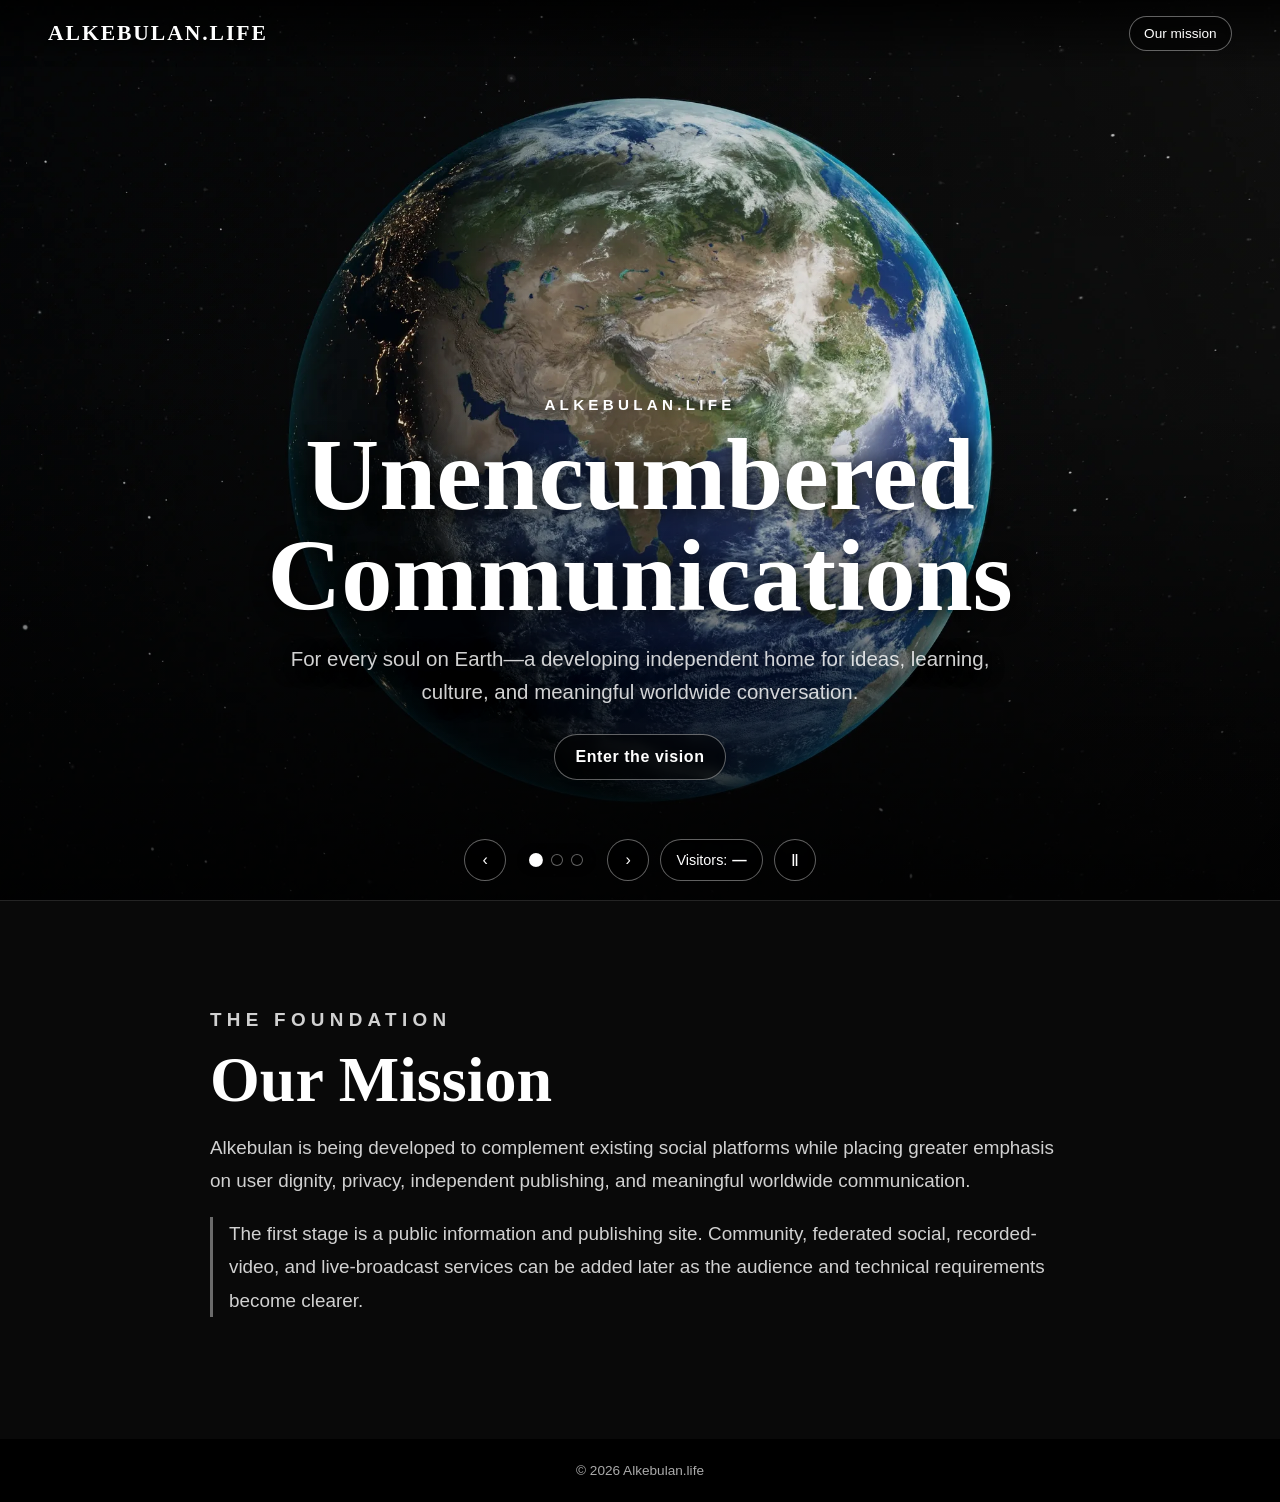
<file: index.html>
<!doctype html>
<html lang="en">
<head>
  <meta charset="utf-8">
  <meta name="viewport" content="width=device-width, initial-scale=1">
  <meta name="description" content="Alkebulan — Unencumbered Communications for Every Soul on Earth.">
  <title>Alkebulan</title>
  <link rel="canonical" href="https://alkebulan.life/">
  
  <style>
    :root {
      color-scheme: dark;
      --panel: rgba(0, 0, 0, 0.58);
      --panel-strong: rgba(0, 0, 0, 0.78);
      --text-soft: rgba(255, 255, 255, 0.82);
      --border: rgba(255, 255, 255, 0.38);
    }

    * {
      box-sizing: border-box;
    }

    html {
      scroll-behavior: smooth;
    }

    body {
      margin: 0;
      background: #000;
      color: #fff;
      font-family: Arial, Helvetica, sans-serif;
    }

    a {
      color: inherit;
    }

    .site-header {
      position: fixed;
      inset: 0 0 auto 0;
      z-index: 20;
      display: flex;
      align-items: center;
      justify-content: space-between;
      gap: 1rem;
      padding: 1rem clamp(1rem, 4vw, 3rem);
      background: linear-gradient(to bottom, rgba(0, 0, 0, 0.78), transparent);
      pointer-events: none;
    }

    .brand,
    .header-link {
      pointer-events: auto;
    }

    .brand {
      font-family: Georgia, "Times New Roman", serif;
      font-size: clamp(1rem, 2vw, 1.35rem);
      font-weight: 700;
      letter-spacing: 0.09em;
      text-decoration: none;
      text-transform: uppercase;
      text-shadow: 0 2px 12px #000;
    }

    .header-link {
      padding: 0.55rem 0.9rem;
      border: 1px solid var(--border);
      border-radius: 999px;
      background: rgba(0, 0, 0, 0.36);
      font-size: 0.85rem;
      text-decoration: none;
      backdrop-filter: blur(5px);
    }

    .slideshow {
      position: relative;
      min-height: 100svh;
      overflow: hidden;
      isolation: isolate;
      background: #000;
    }

    .slide {
      position: absolute;
      inset: 0;
      z-index: 0;
      display: grid;
      place-items: end center;
      opacity: 0;
      visibility: hidden;
      pointer-events: none;
      isolation: isolate;
      transition: opacity 1s ease, visibility 0s linear 1s;
    }
    
    .slide.is-active {
      z-index: 2;
      opacity: 1;
      visibility: visible;
      pointer-events: auto;
      transition: opacity 1s ease;
    }
    .slide img {
      position: absolute;
      inset: 0;
      z-index: 0;
      width: 100%;
      height: 100%;
      object-fit: cover;
      object-position: center;
      transform: scale(1.01);
    }

    .slide::before {
      content: "";
      position: absolute;
      inset: 0;
      z-index: 1;
      background:
        linear-gradient(to bottom,
          rgba(0, 0, 0, 0.16) 0%,
          rgba(0, 0, 0, 0.06) 44%,
          rgba(0, 0, 0, 0.82) 100%);
    }

    .slide::after {
      content: "";
      position: absolute;
      inset: 0;
      z-index: 2;
      background: radial-gradient(circle at center, transparent 20%, rgba(0, 0, 0, 0.18) 100%);
    }

    .copy {
      position: relative;
      z-index: 3;
      width: min(950px, calc(100% - 2rem));
      margin: 0 auto;
      padding: 7rem 1rem 7.5rem;
      text-align: center;
      text-shadow: 0 3px 20px rgba(0, 0, 0, 0.95);
    }

    .kicker {
      margin: 0 0 0.75rem;
      font-size: clamp(0.75rem, 1.3vw, 0.95rem);
      font-weight: 700;
      letter-spacing: 0.28em;
      text-transform: uppercase;
    }

    h1,
    h2 {
      margin: 0;
      font-family: Georgia, "Times New Roman", serif;
      line-height: 0.98;
    }

    h1 {
      font-size: clamp(2.7rem, 8vw, 7rem);
    }

    .slide h2 {
      font-size: clamp(2.3rem, 7vw, 6.2rem);
    }

    .lead {
      max-width: 760px;
      margin: 1rem auto 1.6rem;
      color: var(--text-soft);
      font-size: clamp(1rem, 2vw, 1.28rem);
      line-height: 1.62;
    }

    .actions {
      display: flex;
      flex-wrap: wrap;
      justify-content: center;
      gap: 0.8rem;
    }

    .button {
      display: inline-block;
      padding: 0.82rem 1.3rem;
      border: 1px solid var(--border);
      border-radius: 999px;
      background: rgba(0, 0, 0, 0.54);
      font-weight: 700;
      letter-spacing: 0.035em;
      text-decoration: none;
      backdrop-filter: blur(6px);
    }

    .button:hover,
    .button:focus-visible,
    .header-link:hover,
    .header-link:focus-visible {
      background: #fff;
      color: #000;
      outline: none;
    }

    .controls {
      position: absolute;
      right: 0;
      bottom: 1.2rem;
      left: 0;
      z-index: 10;
      display: flex;
      align-items: center;
      justify-content: center;
      gap: 0.7rem;
      padding: 0 1rem;
    }

    .control-button,
    .dot {
      border: 1px solid var(--border);
      color: #fff;
      background: rgba(0, 0, 0, 0.55);
      cursor: pointer;
      backdrop-filter: blur(5px);
    }

    .control-button {
      min-width: 2.6rem;
      min-height: 2.6rem;
      border-radius: 999px;
      font-size: 1rem;
    }

    .dots {
      display: flex;
      gap: 0.5rem;
      padding: 0.65rem 0.8rem;
      border-radius: 999px;
      background: rgba(0, 0, 0, 0.4);
    }

    .dot {
      width: 0.78rem;
      height: 0.78rem;
      padding: 0;
      border-radius: 50%;
    }

    .dot[aria-current="true"] {
      background: #fff;
      transform: scale(1.16);
    }

    .mission {
      background: #090909;
      border-top: 1px solid #242424;
    }

    .mission-inner {
      width: min(860px, calc(100% - 2rem));
      margin: 0 auto;
      padding: clamp(4rem, 8vw, 7rem) 0;
    }

    .mission h2 {
      margin-bottom: 1rem;
      font-size: clamp(2.2rem, 5vw, 4.5rem);
    }

    .mission p {
      color: #d1d1d1;
      font-size: clamp(1rem, 1.5vw, 1.18rem);
      line-height: 1.78;
    }

    .mission-note {
      padding-left: 1rem;
      border-left: 3px solid rgba(255, 255, 255, 0.4);
    }

    .site-footer {
      padding: 1.5rem;
      background: #000;
      color: #aaa;
      text-align: center;
      font-size: 0.85rem;
    }

    @media (max-width: 700px) {
      .slide img {
        object-fit: cover;
      }

      .copy {
        padding-bottom: 8rem;
      }

      .header-link {
        display: none;
      }

      .visitor-counter {
        /* top: -18px; */
      }
    }

    @media (prefers-reduced-motion: reduce) {
      html {
        scroll-behavior: auto;
      }

      .slide {
        transition: none;
      }
    }
    .visitor-counter {
      /* position: relative;
      /* top: -18px; /* approximately one-half inch upward */
      display: inline-flex;
      align-items: center;
      justify-content: center;
      min-height: 2.6rem;
      padding: 0.55rem 0.95rem;
      border: 1px solid var(--border);
      border-radius: 999px;
      background: rgba(0, 0, 0, 0.55);
      color: #fff;
      font-size: 0.9rem;
      white-space: nowrap;
      backdrop-filter: blur(5px);
    }
    
    #visitor-number {
      margin-left: 0.3rem;
      font-weight: 700;
    }
  </style>
</head>

<body>
  <header class="site-header">
    <a class="brand" href="#home">Alkebulan.life</a>
    <a class="header-link" href="#mission">Our mission</a>
  </header>

  <main id="home">
    <section class="slideshow" aria-label="Alkebulan introduction">
      <!-- Slide 1: change the words below whenever desired. -->
      <article class="slide is-active" aria-hidden="false">
        <img src="assets/earth.webp"
             alt="Planet Earth viewed from space">
        <div class="copy">
          <p class="kicker">Alkebulan.life</p>
          <h1>Unencumbered Communications</h1>
          <p class="lead">
            For every soul on Earth—a developing independent home for ideas,
            learning, culture, and meaningful worldwide conversation.
          </p>
          <div class="actions">
            <a class="button" href="#mission">Enter the vision</a>
          </div>
        </div>
      </article>

      <!-- Slide 2 -->
      <article class="slide" aria-hidden="true">
        <img src="assets/earth1.webp"
             alt="A second visual representing worldwide human connection">
        <div class="copy">
          <p class="kicker">Independent by design</p>
          <h2>Own Your Voice</h2>
          <p class="lead">
            Publish under a domain you control, preserve your work, and build
            direct relationships without depending entirely on one commercial platform.
          </p>
          <div class="actions">
            <a class="button" href="#mission">Why independence matters</a>
          </div>
        </div>
      </article>

      <!-- Slide 3 -->
      <article class="slide" aria-hidden="true">
        <img src="assets/image2.webp"
             alt="A third visual representing communication across borders">
        <div class="copy">
          <p class="kicker">Distance is no barrier</p>
          <h2>Connect Beyond Borders</h2>
          <p class="lead">
            A place for individuals, families, educators, communities, and
            businesses to exchange knowledge with dignity, privacy, and purpose.
          </p>
          <div class="actions">
            <a class="button" href="#mission">Learn about Alkebulan</a>
          </div>
        </div>
      </article>

      <div class="controls" aria-label="Slideshow controls">
        <button class="control-button previous"
                type="button"
                aria-label="Previous image">‹</button>

        <div class="dots" role="tablist" aria-label="Choose an image">
          <button class="dot" type="button" aria-label="Show image 1" aria-current="true"></button>
          <button class="dot" type="button" aria-label="Show image 2" aria-current="false"></button>
          <button class="dot" type="button" aria-label="Show image 3" aria-current="false"></button>
        </div>

        <button class="control-button next"
                type="button"
                aria-label="Next image">›</button>

        <span class="visitor-counter" aria-live="polite">
          Visitors: <span id="visitor-number">—</span>
        </span>

        <button class="control-button pause"
                type="button"
                aria-label="Pause slideshow">Ⅱ</button>
      </div>
    </section>

    <section class="mission" id="mission">
      <div class="mission-inner">
        <p class="kicker">The foundation</p>
        <h2>Our Mission</h2>
        <p>
          Alkebulan is being developed to complement existing social platforms
          while placing greater emphasis on user dignity, privacy, independent
          publishing, and meaningful worldwide communication.
        </p>
        <p class="mission-note">
          The first stage is a public information and publishing site. Community,
          federated social, recorded-video, and live-broadcast services can be added
          later as the audience and technical requirements become clearer.
        </p>
      </div>
    </section>
  </main>

  <footer class="site-footer">
    © <span id="year"></span> Alkebulan.life
  </footer>

  <script>
    const slides = Array.from(document.querySelectorAll(".slide"));
    const dots = Array.from(document.querySelectorAll(".dot"));
    const previousButton = document.querySelector(".previous");
    const nextButton = document.querySelector(".next");
    const pauseButton = document.querySelector(".pause");

    let currentIndex = 0;
    let timerId = null;
    let isPaused = false;
    const intervalMilliseconds = 7000;

    function showSlide(index) {
      currentIndex = (index + slides.length) % slides.length;

      slides.forEach((slide, slideIndex) => {
        const active = slideIndex === currentIndex;
        slide.classList.toggle("is-active", active);
        slide.setAttribute("aria-hidden", String(!active));
      });

      dots.forEach((dot, dotIndex) => {
        dot.setAttribute("aria-current", String(dotIndex === currentIndex));
      });
    }

    function nextSlide() {
      showSlide(currentIndex + 1);
    }

    function startTimer() {
      stopTimer();

      if (!isPaused && !window.matchMedia("(prefers-reduced-motion: reduce)").matches) {
        timerId = window.setInterval(nextSlide, intervalMilliseconds);
      }
    }

    function stopTimer() {
      if (timerId !== null) {
        window.clearInterval(timerId);
        timerId = null;
      }
    }

    previousButton.addEventListener("click", () => {
      showSlide(currentIndex - 1);
      startTimer();
    });

    nextButton.addEventListener("click", () => {
      nextSlide();
      startTimer();
    });

    dots.forEach((dot, index) => {
      dot.addEventListener("click", () => {
        showSlide(index);
        startTimer();
      });
    });

    pauseButton.addEventListener("click", () => {
      isPaused = !isPaused;
      pauseButton.textContent = isPaused ? "▶" : "Ⅱ";
      pauseButton.setAttribute(
        "aria-label",
        isPaused ? "Resume slideshow" : "Pause slideshow"
      );

      if (isPaused) {
        stopTimer();
      } else {
        startTimer();
      }
    });

    document.getElementById("year").textContent = new Date().getFullYear();

    showSlide(0);
    startTimer();
  </script>

  <!-- Record visits in GoatCounter. -->
  <script
    data-goatcounter="https://alkebulan.goatcounter.com/count"
    async
    src="https://gc.zgo.at/count.js">
  </script>

  <!-- Display the total number of visits. -->
  <script>
    (function () {
      const visitorNumber =
        document.getElementById("visitor-number");

      fetch("https://alkebulan.goatcounter.com/counter/TOTAL.json")
        .then(function (response) {
          if (!response.ok) {
            throw new Error(
              "GoatCounter returned HTTP " + response.status
            );
          }

          return response.json();
        })
        .then(function (data) {
          visitorNumber.textContent = data.count || "0";
        })
        .catch(function (error) {
          console.error(
            "Unable to load GoatCounter total:",
            error
          );

          visitorNumber.textContent = "—";
        });
    }());
  </script>
</body>
</html>
</file>
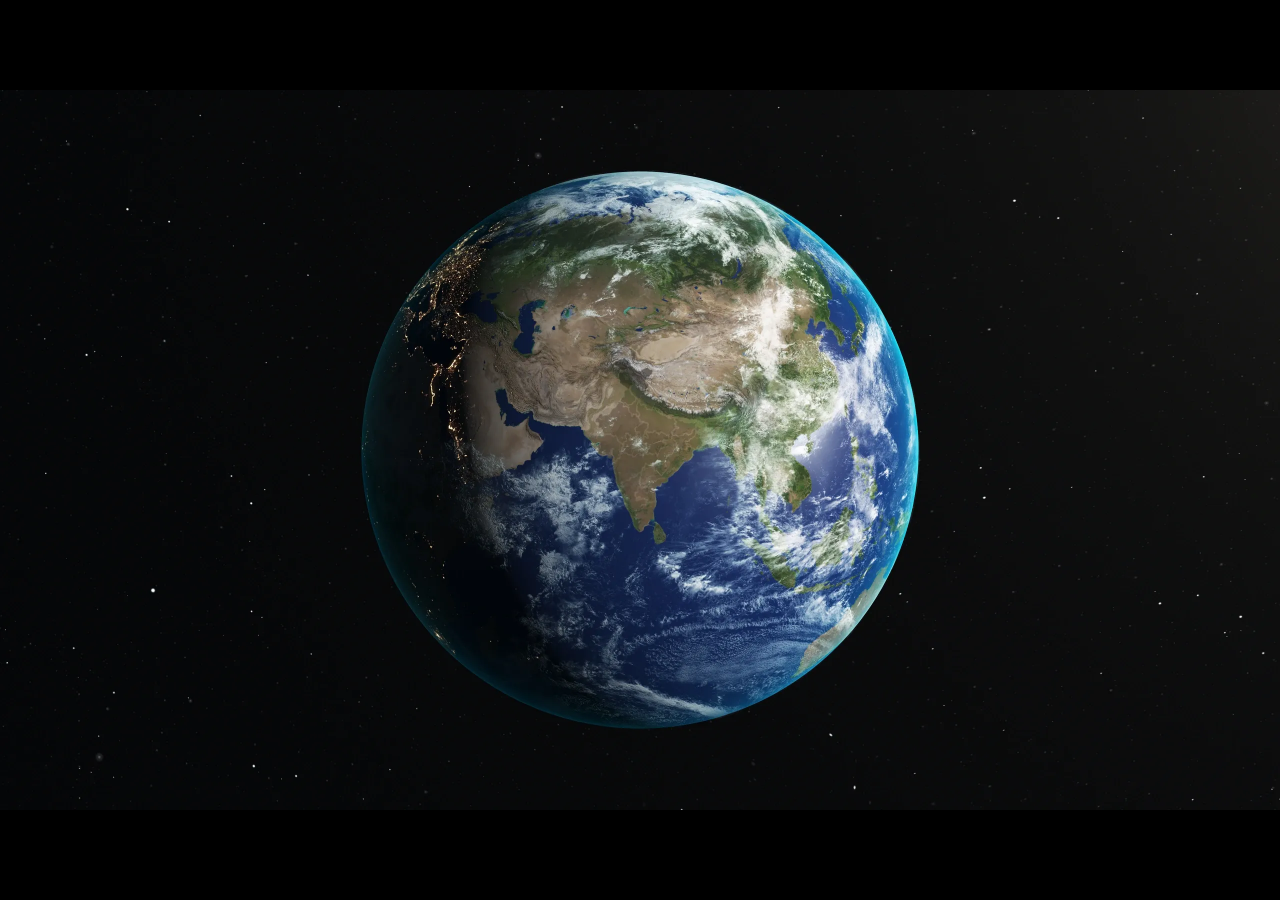
<file: image-only.html>
<!doctype html>
<html lang="en">
<head>
  <meta charset="utf-8">
  <meta name="viewport" content="width=device-width, initial-scale=1">
  <title>Alkebulan</title>
  <style>
    html, body {
      width: 100%;
      height: 100%;
      margin: 0;
      background: #000;
    }
    body {
      display: grid;
      place-items: center;
      overflow: hidden;
    }
    img {
      width: 100%;
      height: 100%;
      object-fit: contain;
    }
  </style>
</head>
<body>
  <img src="assets/earth.webp"
       alt="Planet Earth centered on Africa, Europe, and western Asia against space">
</body>
</html>
</file>
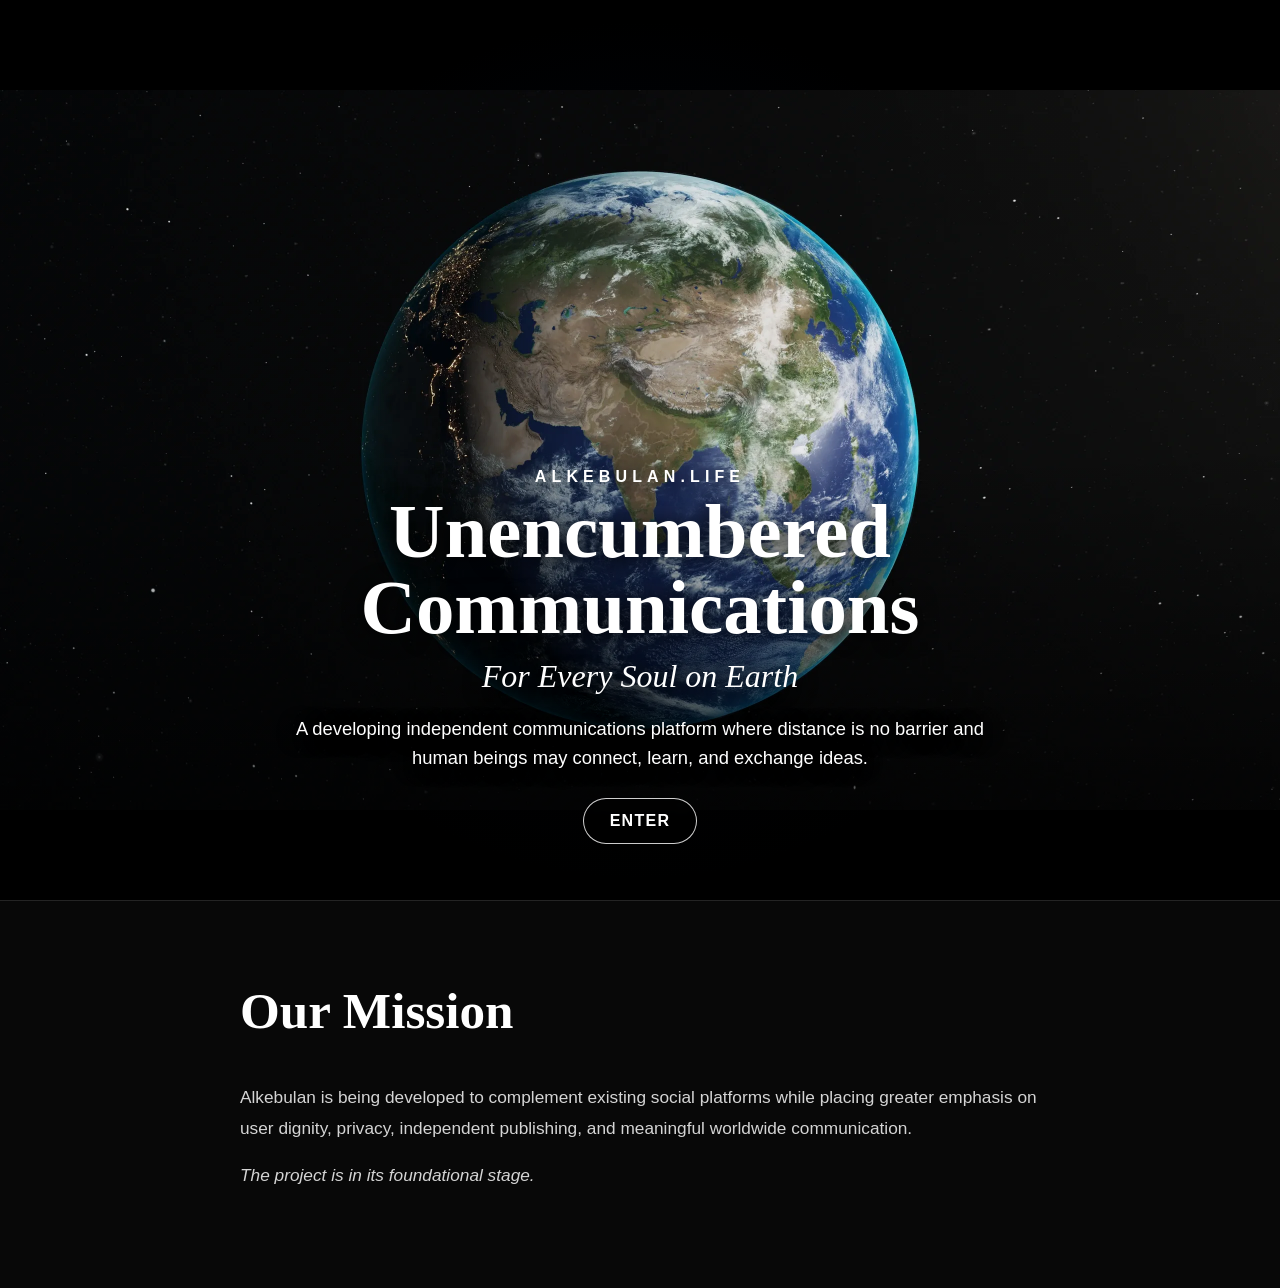
<file: index-with-wording.html>
<!doctype html>
<html lang="en">
<head>
  <meta charset="utf-8">
  <meta name="viewport" content="width=device-width, initial-scale=1">
  <meta name="description" content="Alkebulan — Unencumbered Communications for Every Soul on Earth.">
  <title>Alkebulan</title>
  <link rel="stylesheet" href="styles.css">
</head>
<body>
  <main class="hero">
    <img
      class="earth"
      src="assets/earth.webp"
      alt="Planet Earth centered on Africa, Europe, and western Asia against space"
    >

    <section class="message" aria-labelledby="site-title">
      <p class="eyebrow">ALKebulan.life</p>
      <h1 id="site-title">Unencumbered Communications</h1>
      <p class="tagline">For Every Soul on Earth</p>
      <p class="intro">
        A developing independent communications platform where distance is no
        barrier and human beings may connect, learn, and exchange ideas.
      </p>
      <a class="button" href="#mission">Enter</a>
    </section>
  </main>

  <section class="mission" id="mission">
    <div class="content">
      <h2>Our Mission</h2>
      <p>
        Alkebulan is being developed to complement existing social platforms
        while placing greater emphasis on user dignity, privacy, independent
        publishing, and meaningful worldwide communication.
      </p>
      <p class="status">The project is in its foundational stage.</p>
    </div>
  </section>
</body>
</html>
</file>
<file: styles.css>
* {
  box-sizing: border-box;
}

html {
  scroll-behavior: smooth;
}

body {
  margin: 0;
  background: #000;
  color: #fff;
  font-family: Georgia, "Times New Roman", serif;
}

.hero {
  position: relative;
  min-height: 100svh;
  display: grid;
  place-items: center;
  overflow: hidden;
  isolation: isolate;
  background:
    radial-gradient(circle at center, rgba(5, 27, 70, 0.30), transparent 55%),
    #000;
}

.earth {
  position: absolute;
  inset: 0;
  width: 100%;
  height: 100%;
  object-fit: contain;
  z-index: -2;
}

.hero::after {
  content: "";
  position: absolute;
  inset: 0;
  z-index: -1;
  background:
    linear-gradient(to bottom,
      rgba(0, 0, 0, 0.12) 0%,
      rgba(0, 0, 0, 0.08) 50%,
      rgba(0, 0, 0, 0.78) 100%);
}

.message {
  width: min(920px, calc(100% - 2rem));
  margin-top: auto;
  padding: 2.25rem 1.5rem 3.5rem;
  text-align: center;
  text-shadow: 0 3px 20px rgba(0, 0, 0, 0.95);
}

.eyebrow {
  margin: 0 0 0.55rem;
  font-family: Arial, Helvetica, sans-serif;
  font-size: clamp(0.78rem, 1.4vw, 1rem);
  font-weight: 700;
  letter-spacing: 0.32em;
  text-transform: uppercase;
}

h1 {
  margin: 0;
  font-size: clamp(2.2rem, 6vw, 5.8rem);
  line-height: 0.98;
  font-weight: 700;
}

.tagline {
  margin: 0.8rem 0 0;
  font-size: clamp(1.15rem, 2.5vw, 2rem);
  font-style: italic;
}

.intro {
  max-width: 720px;
  margin: 1.2rem auto 1.6rem;
  font-family: Arial, Helvetica, sans-serif;
  font-size: clamp(0.98rem, 1.5vw, 1.15rem);
  line-height: 1.6;
}

.button {
  display: inline-block;
  padding: 0.8rem 1.6rem;
  border: 1px solid rgba(255, 255, 255, 0.82);
  border-radius: 999px;
  color: #fff;
  background: rgba(0, 0, 0, 0.42);
  font-family: Arial, Helvetica, sans-serif;
  font-weight: 700;
  letter-spacing: 0.08em;
  text-decoration: none;
  text-transform: uppercase;
  backdrop-filter: blur(5px);
}

.button:hover,
.button:focus-visible {
  background: #fff;
  color: #000;
}

.mission {
  background: #080808;
  border-top: 1px solid #242424;
}

.content {
  width: min(800px, calc(100% - 2rem));
  margin: 0 auto;
  padding: 5rem 0;
}

.content h2 {
  margin-top: 0;
  font-size: clamp(2rem, 4vw, 3.3rem);
}

.content p {
  color: #d4d4d4;
  font-family: Arial, Helvetica, sans-serif;
  font-size: 1.08rem;
  line-height: 1.75;
}

.status {
  font-style: italic;
}

@media (max-width: 600px) {
  .earth {
    object-fit: cover;
    object-position: center top;
  }

  .message {
    padding-bottom: 2rem;
  }

  .intro {
    max-width: 34rem;
  }
}
</file>
